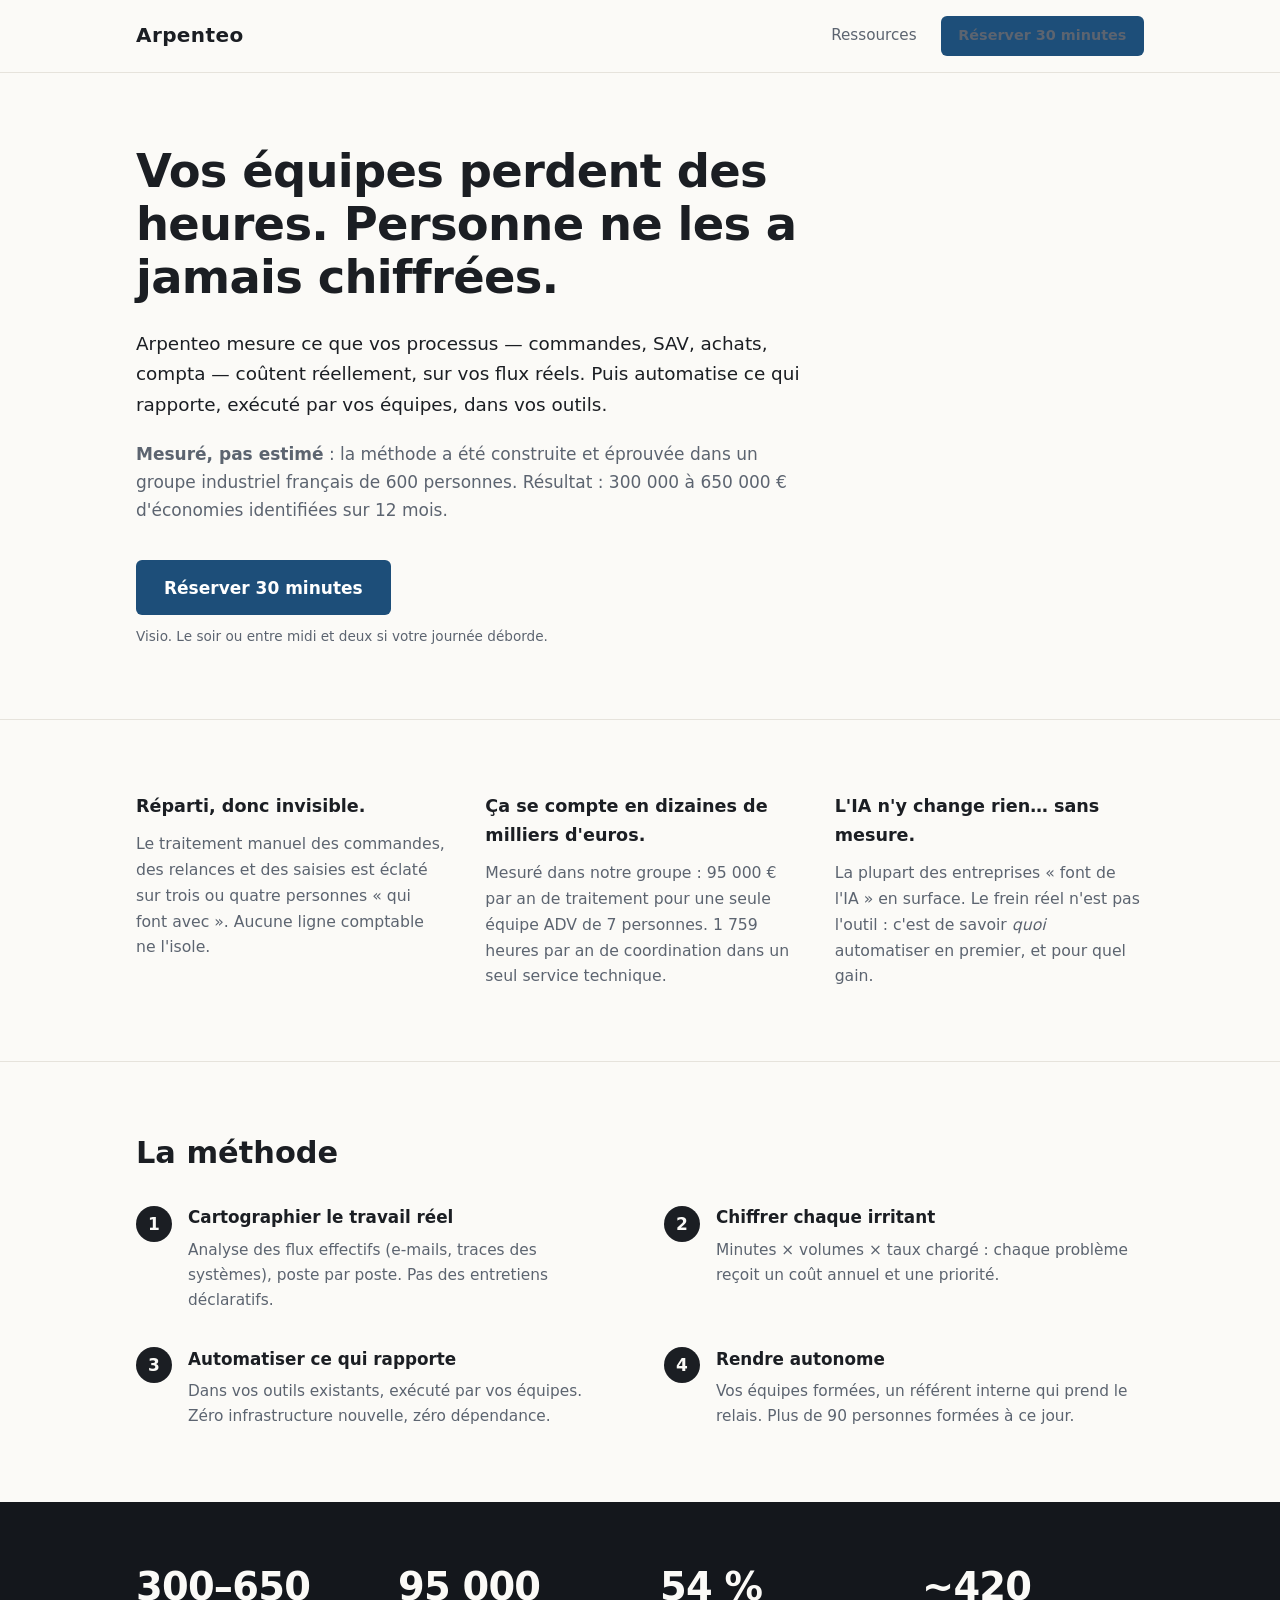
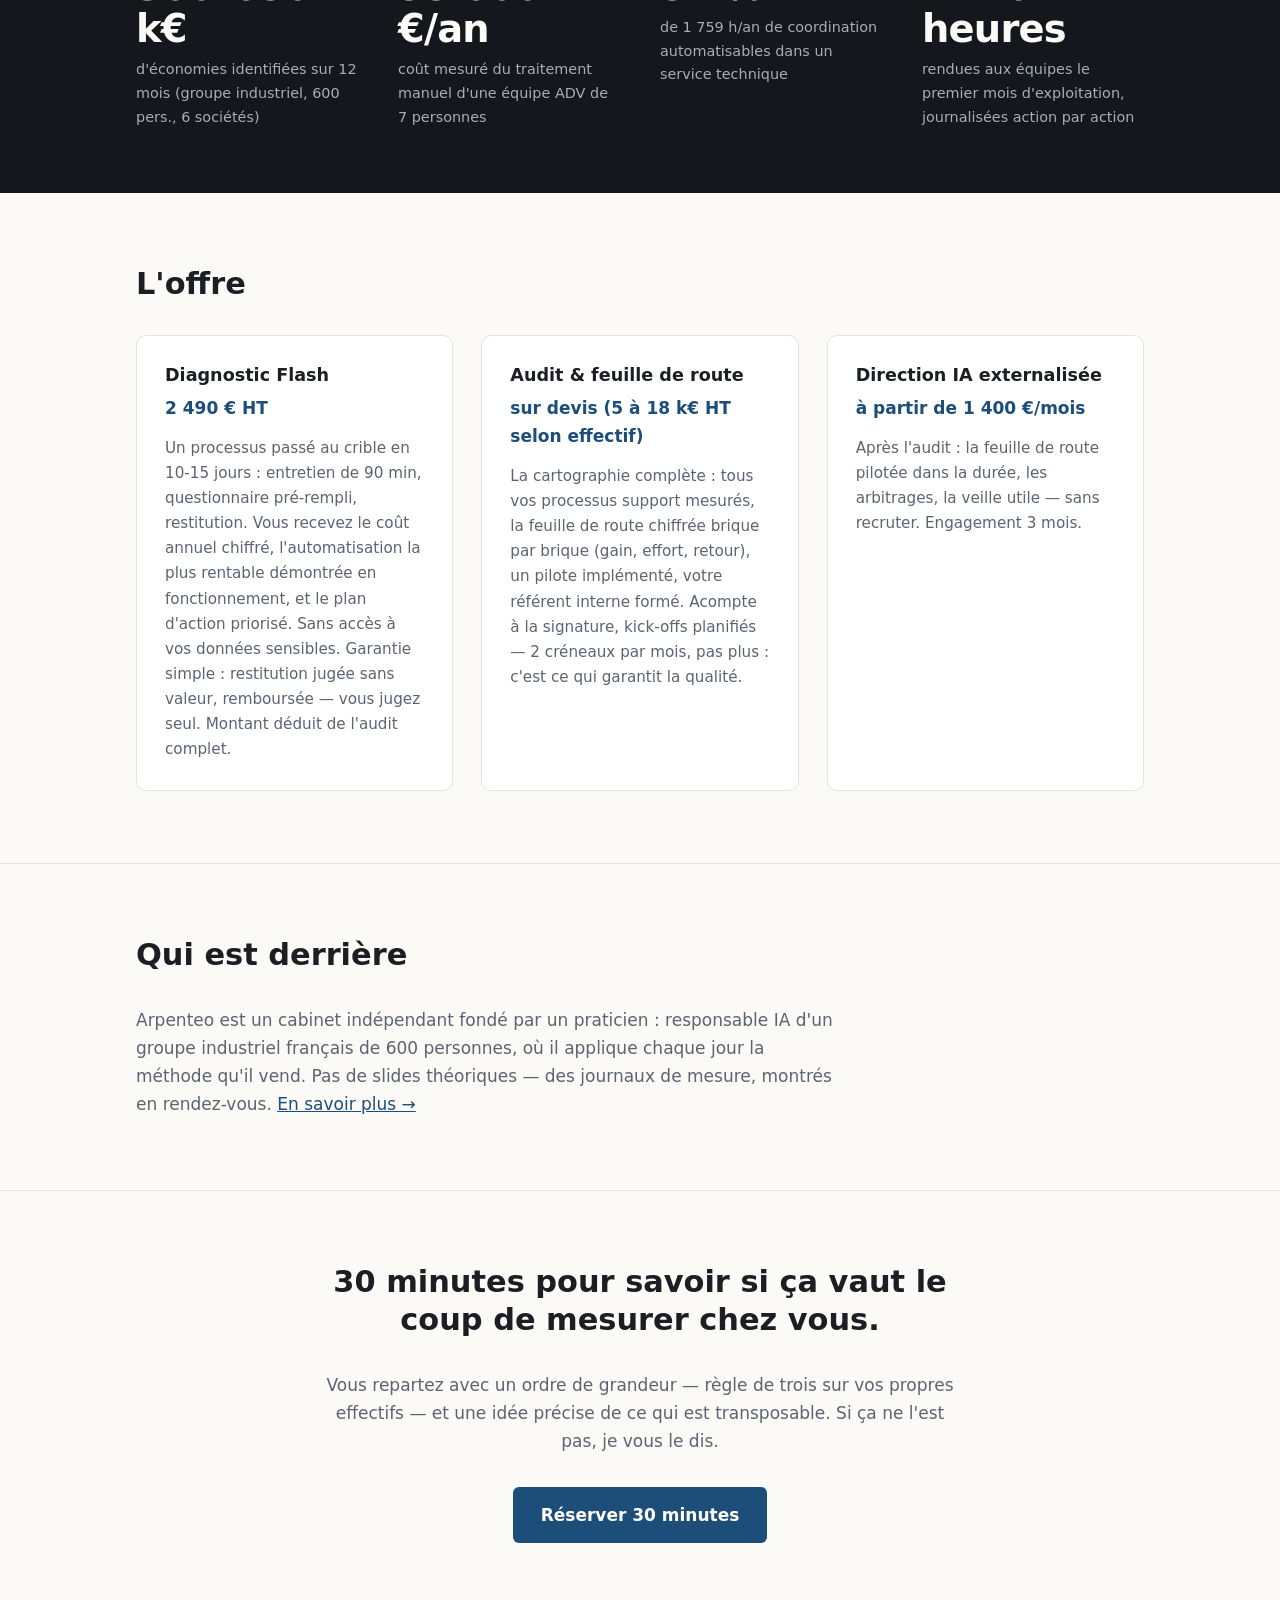
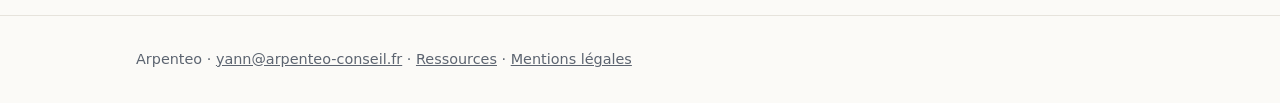
<file: index.html>
<!DOCTYPE html><html lang="fr"> <head><meta charset="utf-8"><meta name="viewport" content="width=device-width, initial-scale=1"><title>Arpenteo — Ce que vos processus coûtent vraiment, et ce que l&#39;IA peut en rendre</title><meta name="description" content="Cabinet de conseil indépendant. Nous mesurons le coût réel de vos processus (ADV, SAV, achats, compta) sur vos flux, puis nous automatisons ce qui rapporte. Méthode éprouvée dans un groupe industriel de 600 personnes : 300 à 650 k€ d'économies identifiées."><link rel="canonical" href="https://arpenteo-conseil.fr/"><link rel="icon" type="image/svg+xml" href="/favicon.svg"><meta property="og:type" content="website"><meta property="og:title" content="Arpenteo — Ce que vos processus coûtent vraiment, et ce que l'IA peut en rendre"><meta property="og:description" content="Cabinet de conseil indépendant. Nous mesurons le coût réel de vos processus (ADV, SAV, achats, compta) sur vos flux, puis nous automatisons ce qui rapporte. Méthode éprouvée dans un groupe industriel de 600 personnes : 300 à 650 k€ d'économies identifiées."><meta property="og:url" content="https://arpenteo-conseil.fr/"><meta property="og:site_name" content="Arpenteo"><meta property="og:locale" content="fr_FR"><script type="application/ld+json">{"@context":"https://schema.org","@type":"ProfessionalService","name":"Arpenteo","url":"https://arpenteo-conseil.fr","email":"yann@arpenteo-conseil.fr","description":"Cabinet de conseil indépendant. Nous mesurons le coût réel de vos processus (ADV, SAV, achats, compta) sur vos flux, puis nous automatisons ce qui rapporte. Méthode éprouvée dans un groupe industriel de 600 personnes : 300 à 650 k€ d'économies identifiées.","areaServed":"FR","founder":{"@type":"Person","name":"Yann Guével"},"priceRange":"€€"}</script><link rel="stylesheet" href="/_astro/a-propos.9GIjtDGB.css"></head> <body> <header class="site-header"> <div class="container"> <a class="brand" href="/">Arpenteo</a> <nav class="header-nav"> <a href="/ressources">Ressources</a> <a class="btn" href="mailto:yann@arpenteo-conseil.fr?subject=RDV%2030%20minutes%20%E2%80%94%20Arpenteo" style="padding: 0.5rem 1.1rem; font-size: 0.9rem;">Réserver 30 minutes</a> </nav> </div> </header> <main>    <section class="hero"> <div class="container"> <h1>Vos équipes perdent des heures. Personne ne les a jamais chiffrées.</h1> <p class="lead">
Arpenteo mesure ce que vos processus — commandes, SAV, achats, compta — coûtent
        réellement, sur vos flux réels. Puis automatise ce qui rapporte, exécuté par vos
        équipes, dans vos outils.
</p> <p class="proof"> <strong>Mesuré, pas estimé</strong> : la méthode a été construite et éprouvée dans un
        groupe industriel français de 600 personnes. Résultat : 300 000 à 650 000 €
        d'économies identifiées sur 12 mois.
</p> <div class="cta"> <a class="btn" href="mailto:yann@arpenteo-conseil.fr?subject=RDV%2030%20minutes%20%E2%80%94%20Arpenteo">Réserver 30 minutes</a> <span class="btn-note">Visio. Le soir ou entre midi et deux si votre journée déborde.</span> </div> </div> </section>  <section> <div class="container"> <div class="grid-3"> <div> <h3>Réparti, donc invisible.</h3> <p>
Le traitement manuel des commandes, des relances et des saisies est éclaté sur
            trois ou quatre personnes « qui font avec ». Aucune ligne comptable ne l'isole.
</p> </div> <div> <h3>Ça se compte en dizaines de milliers d'euros.</h3> <p>
Mesuré dans notre groupe : 95 000 € par an de traitement pour une seule équipe
            ADV de 7 personnes. 1 759 heures par an de coordination dans un seul service
            technique.
</p> </div> <div> <h3>L'IA n'y change rien… sans mesure.</h3> <p>
La plupart des entreprises « font de l'IA » en surface. Le frein réel n'est pas
            l'outil : c'est de savoir <em>quoi</em> automatiser en premier, et pour quel gain.
</p> </div> </div> </div> </section>  <section> <div class="container"> <h2>La méthode</h2> <ol class="steps"> <li> <h3>Cartographier le travail réel</h3> <p>
Analyse des flux effectifs (e-mails, traces des systèmes), poste par poste. Pas
            des entretiens déclaratifs.
</p> </li> <li> <h3>Chiffrer chaque irritant</h3> <p>
Minutes × volumes × taux chargé : chaque problème reçoit un coût annuel et une
            priorité.
</p> </li> <li> <h3>Automatiser ce qui rapporte</h3> <p>
Dans vos outils existants, exécuté par vos équipes. Zéro infrastructure nouvelle,
            zéro dépendance.
</p> </li> <li> <h3>Rendre autonome</h3> <p>
Vos équipes formées, un référent interne qui prend le relais. Plus de 90 personnes
            formées à ce jour.
</p> </li> </ol> </div> </section>  <div class="band"> <div class="container"> <div class="grid-4"> <div> <div class="figure">300–650 k€</div> <div class="caption">
d'économies identifiées sur 12 mois (groupe industriel, 600 pers., 6 sociétés)
</div> </div> <div> <div class="figure">95 000 €/an</div> <div class="caption">
coût mesuré du traitement manuel d'une équipe ADV de 7 personnes
</div> </div> <div> <div class="figure">54 %</div> <div class="caption">
de 1 759 h/an de coordination automatisables dans un service technique
</div> </div> <div> <div class="figure">~420 heures</div> <div class="caption">
rendues aux équipes le premier mois d'exploitation, journalisées action par action
</div> </div> </div> </div> </div>  <section> <div class="container"> <h2>L'offre</h2> <div class="cards"> <div class="card"> <h3>Diagnostic Flash</h3> <div class="price">2 490 € HT</div> <p>
Un processus passé au crible en 10-15 jours : entretien de 90 min, questionnaire
            pré-rempli, restitution. Vous recevez le coût annuel chiffré, l'automatisation la
            plus rentable démontrée en fonctionnement, et le plan d'action priorisé. Sans
            accès à vos données sensibles. Garantie simple : restitution jugée sans valeur,
            remboursée — vous jugez seul. Montant déduit de l'audit complet.
</p> </div> <div class="card"> <h3>Audit &amp; feuille de route</h3> <div class="price">sur devis (5 à 18 k€ HT selon effectif)</div> <p>
La cartographie complète : tous vos processus support mesurés, la feuille de route
            chiffrée brique par brique (gain, effort, retour), un pilote implémenté, votre
            référent interne formé. Acompte à la signature, kick-offs planifiés — 2 créneaux
            par mois, pas plus : c'est ce qui garantit la qualité.
</p> </div> <div class="card"> <h3>Direction IA externalisée</h3> <div class="price">à partir de 1 400 €/mois</div> <p>
Après l'audit : la feuille de route pilotée dans la durée, les arbitrages, la
            veille utile — sans recruter. Engagement 3 mois.
</p> </div> </div> </div> </section>  <section class="founder"> <div class="container"> <h2>Qui est derrière</h2> <p>
Arpenteo est un cabinet indépendant fondé par un praticien : responsable IA d'un
        groupe industriel français de 600 personnes, où il applique chaque jour la méthode
        qu'il vend. Pas de slides théoriques — des journaux de mesure, montrés en rendez-vous.
<a href="/a-propos">En savoir plus →</a> </p> </div> </section>  <section class="final-cta"> <div class="container"> <h2>30 minutes pour savoir si ça vaut le coup de mesurer chez vous.</h2> <p>
Vous repartez avec un ordre de grandeur — règle de trois sur vos propres effectifs —
        et une idée précise de ce qui est transposable. Si ça ne l'est pas, je vous le dis.
</p> <a class="btn" href="mailto:yann@arpenteo-conseil.fr?subject=RDV%2030%20minutes%20%E2%80%94%20Arpenteo">Réserver 30 minutes</a> </div> </section>  </main> <footer class="site-footer"> <div class="container">
Arpenteo · <a href="mailto:yann@arpenteo-conseil.fr">yann@arpenteo-conseil.fr</a> ·
<a href="/ressources">Ressources</a> ·
<a href="/mentions-legales">Mentions légales</a> </div> </footer> </body></html>
</file>
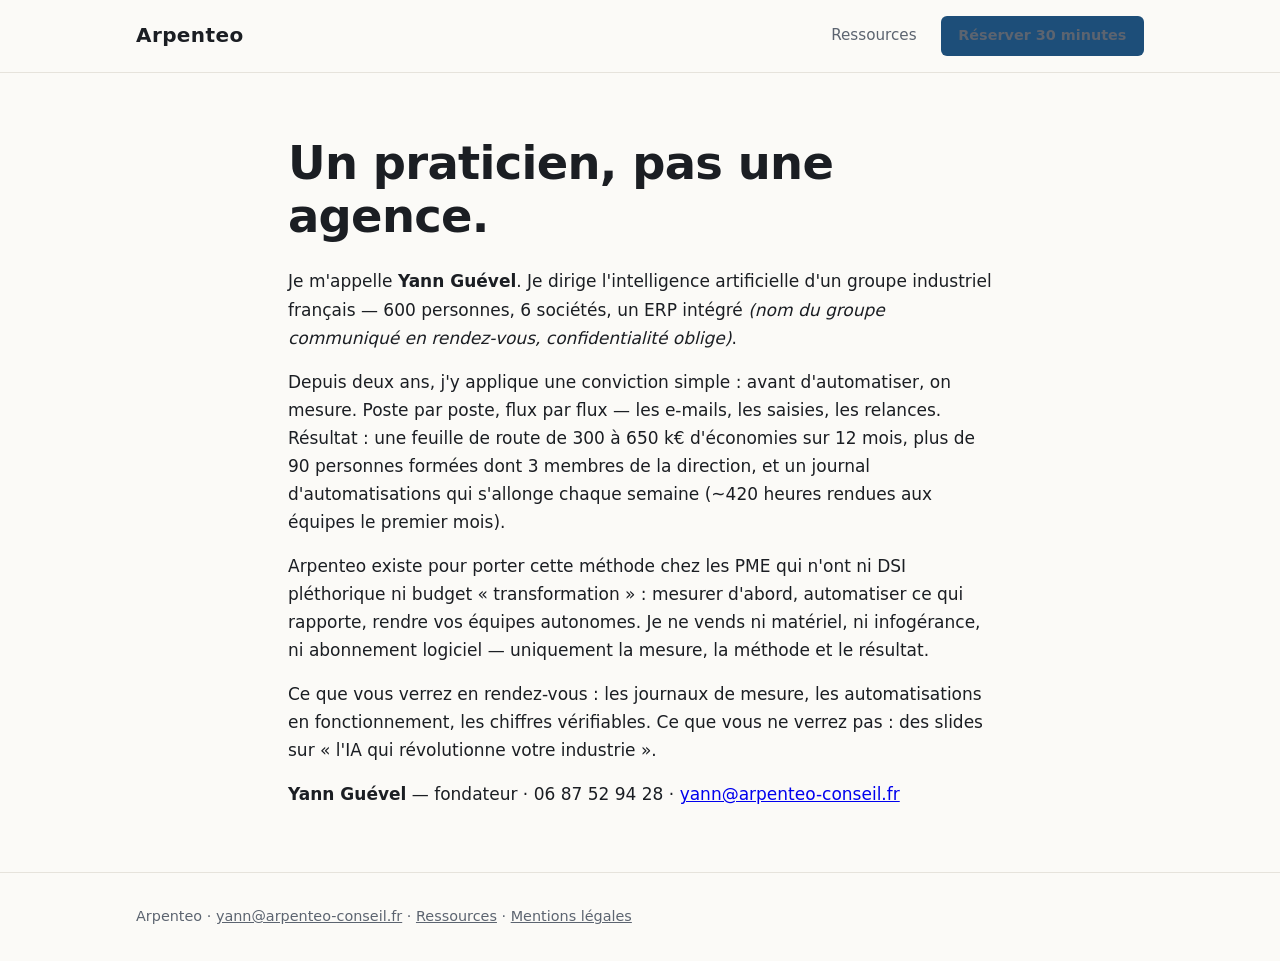
<file: a-propos.html>
<!DOCTYPE html><html lang="fr"> <head><meta charset="utf-8"><meta name="viewport" content="width=device-width, initial-scale=1"><title>À propos — Arpenteo</title><meta name="description" content="Un praticien, pas une agence."><meta name="robots" content="noindex, nofollow"><link rel="canonical" href="https://arpenteo-conseil.fr/a-propos.html"><link rel="icon" type="image/svg+xml" href="/favicon.svg"><meta property="og:type" content="website"><meta property="og:title" content="À propos — Arpenteo"><meta property="og:description" content="Un praticien, pas une agence."><meta property="og:url" content="https://arpenteo-conseil.fr/a-propos.html"><meta property="og:site_name" content="Arpenteo"><meta property="og:locale" content="fr_FR"><link rel="stylesheet" href="/_astro/a-propos.9GIjtDGB.css"></head> <body> <header class="site-header"> <div class="container"> <a class="brand" href="/">Arpenteo</a> <nav class="header-nav"> <a href="/ressources">Ressources</a> <a class="btn" href="mailto:yann@arpenteo-conseil.fr?subject=RDV%2030%20minutes%20%E2%80%94%20Arpenteo" style="padding: 0.5rem 1.1rem; font-size: 0.9rem;">Réserver 30 minutes</a> </nav> </div> </header> <main>  <div class="page container page-narrow"> <h1>Un praticien, pas une agence.</h1> <p>
Je m'appelle <strong>Yann Guével</strong>. Je dirige l'intelligence artificielle d'un
      groupe industriel français — 600 personnes, 6 sociétés, un ERP intégré
<em>(nom du groupe communiqué en rendez-vous, confidentialité oblige)</em>.
</p> <p>
Depuis deux ans, j'y applique une conviction simple : avant d'automatiser, on mesure.
      Poste par poste, flux par flux — les e-mails, les saisies, les relances. Résultat : une
      feuille de route de 300 à 650 k€ d'économies sur 12 mois, plus de 90 personnes formées
      dont 3 membres de la direction, et un journal d'automatisations qui s'allonge chaque
      semaine (~420 heures rendues aux équipes le premier mois).
</p> <p>
Arpenteo existe pour porter cette méthode chez les PME qui n'ont ni DSI pléthorique ni
      budget « transformation » : mesurer d'abord, automatiser ce qui rapporte, rendre vos
      équipes autonomes. Je ne vends ni matériel, ni infogérance, ni abonnement logiciel —
      uniquement la mesure, la méthode et le résultat.
</p> <p>
Ce que vous verrez en rendez-vous : les journaux de mesure, les automatisations en
      fonctionnement, les chiffres vérifiables. Ce que vous ne verrez pas : des slides sur
      « l'IA qui révolutionne votre industrie ».
</p> <p> <strong>Yann Guével</strong> — fondateur · 06 87 52 94 28 ·
<a href="mailto:yann@arpenteo-conseil.fr">yann@arpenteo-conseil.fr</a> </p> </div>  </main> <footer class="site-footer"> <div class="container">
Arpenteo · <a href="mailto:yann@arpenteo-conseil.fr">yann@arpenteo-conseil.fr</a> ·
<a href="/ressources">Ressources</a> ·
<a href="/mentions-legales">Mentions légales</a> </div> </footer> </body></html>
</file>
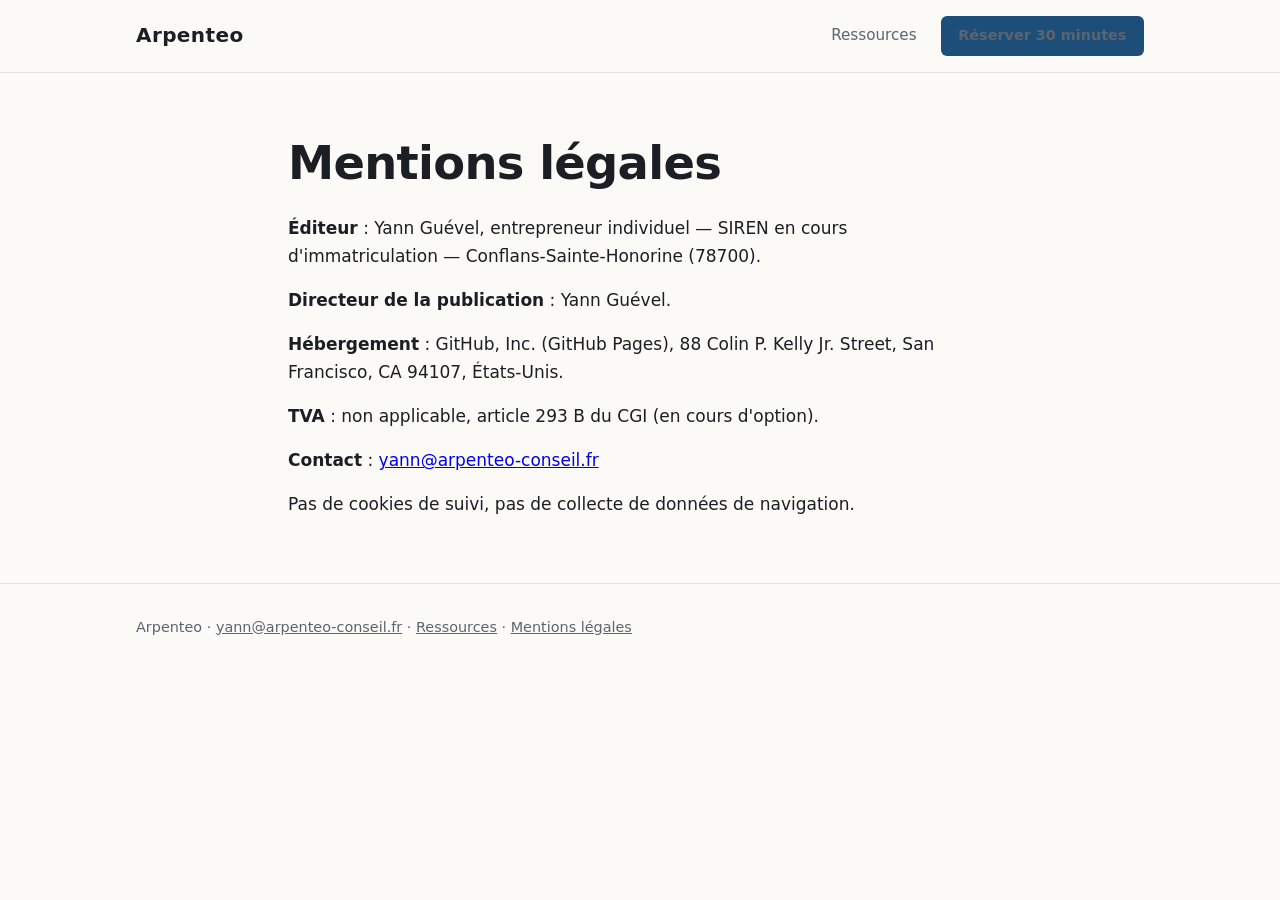
<file: mentions-legales.html>
<!DOCTYPE html><html lang="fr"> <head><meta charset="utf-8"><meta name="viewport" content="width=device-width, initial-scale=1"><title>Mentions légales — Arpenteo</title><meta name="description" content="Mentions légales du site arpenteo-conseil.fr"><meta name="robots" content="noindex, nofollow"><link rel="canonical" href="https://arpenteo-conseil.fr/mentions-legales.html"><link rel="icon" type="image/svg+xml" href="/favicon.svg"><meta property="og:type" content="website"><meta property="og:title" content="Mentions légales — Arpenteo"><meta property="og:description" content="Mentions légales du site arpenteo-conseil.fr"><meta property="og:url" content="https://arpenteo-conseil.fr/mentions-legales.html"><meta property="og:site_name" content="Arpenteo"><meta property="og:locale" content="fr_FR"><link rel="stylesheet" href="/_astro/a-propos.9GIjtDGB.css"></head> <body> <header class="site-header"> <div class="container"> <a class="brand" href="/">Arpenteo</a> <nav class="header-nav"> <a href="/ressources">Ressources</a> <a class="btn" href="mailto:yann@arpenteo-conseil.fr?subject=RDV%2030%20minutes%20%E2%80%94%20Arpenteo" style="padding: 0.5rem 1.1rem; font-size: 0.9rem;">Réserver 30 minutes</a> </nav> </div> </header> <main>  <div class="page container page-narrow"> <h1>Mentions légales</h1> <p> <strong>Éditeur</strong> : Yann Guével, entrepreneur individuel — SIREN en cours
      d'immatriculation — Conflans-Sainte-Honorine (78700).
</p> <p><strong>Directeur de la publication</strong> : Yann Guével.</p> <p> <strong>Hébergement</strong> : GitHub, Inc. (GitHub Pages), 88 Colin P. Kelly Jr.
      Street, San Francisco, CA 94107, États-Unis.
</p> <p><strong>TVA</strong> : non applicable, article 293 B du CGI (en cours d'option).</p> <p> <strong>Contact</strong> : <a href="mailto:yann@arpenteo-conseil.fr">yann@arpenteo-conseil.fr</a> </p> <p>Pas de cookies de suivi, pas de collecte de données de navigation.</p> </div>  </main> <footer class="site-footer"> <div class="container">
Arpenteo · <a href="mailto:yann@arpenteo-conseil.fr">yann@arpenteo-conseil.fr</a> ·
<a href="/ressources">Ressources</a> ·
<a href="/mentions-legales">Mentions légales</a> </div> </footer> </body></html>
</file>
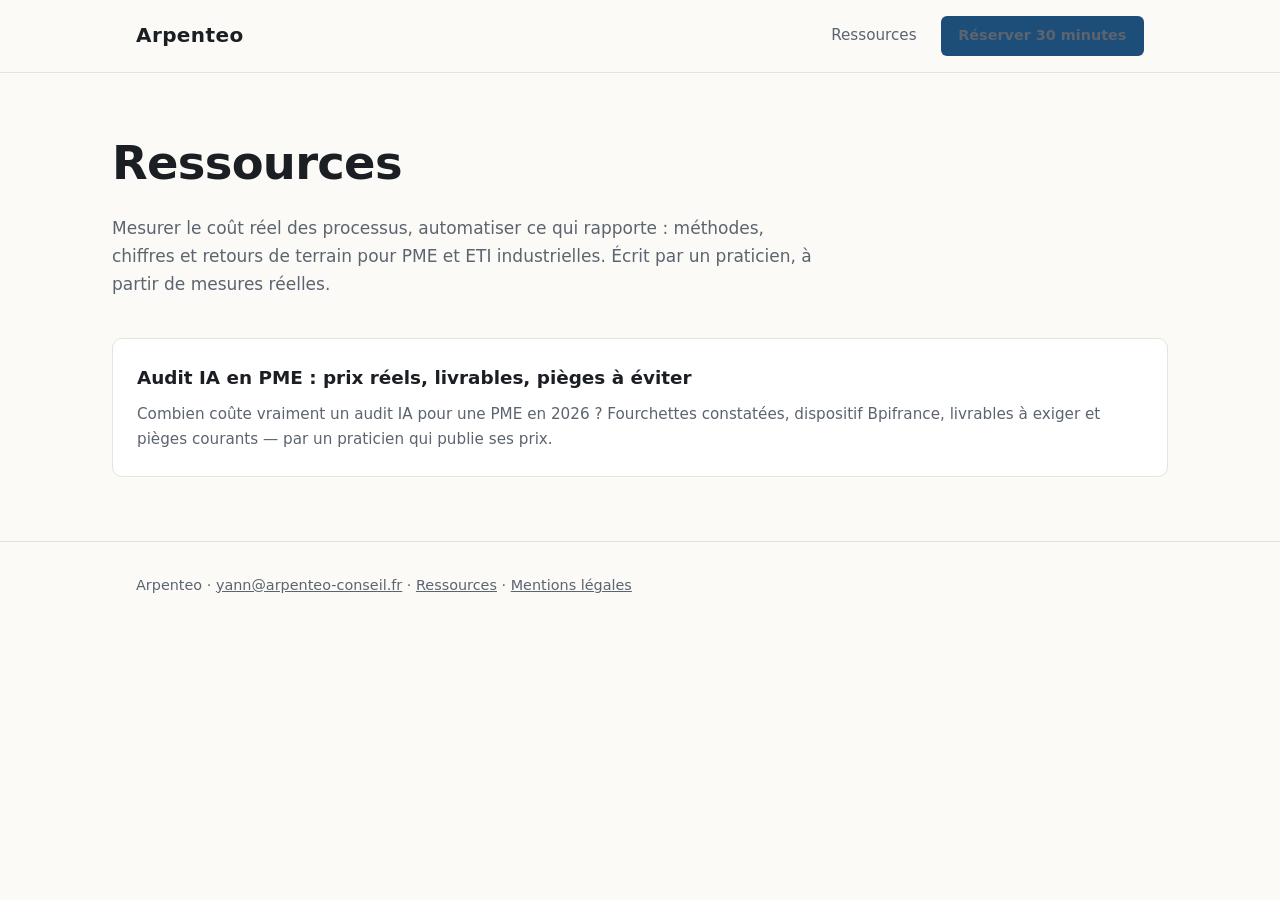
<file: ressources.html>
<!DOCTYPE html><html lang="fr"> <head><meta charset="utf-8"><meta name="viewport" content="width=device-width, initial-scale=1"><title>Ressources — Arpenteo</title><meta name="description" content="Mesurer le coût réel des processus, automatiser ce qui rapporte : méthodes, chiffres et retours de terrain pour PME et ETI industrielles."><meta name="robots" content="noindex, nofollow"><link rel="canonical" href="https://arpenteo-conseil.fr/ressources.html"><link rel="icon" type="image/svg+xml" href="/favicon.svg"><meta property="og:type" content="website"><meta property="og:title" content="Ressources — Arpenteo"><meta property="og:description" content="Mesurer le coût réel des processus, automatiser ce qui rapporte : méthodes, chiffres et retours de terrain pour PME et ETI industrielles."><meta property="og:url" content="https://arpenteo-conseil.fr/ressources.html"><meta property="og:site_name" content="Arpenteo"><meta property="og:locale" content="fr_FR"><link rel="stylesheet" href="/_astro/a-propos.9GIjtDGB.css"></head> <body> <header class="site-header"> <div class="container"> <a class="brand" href="/">Arpenteo</a> <nav class="header-nav"> <a href="/ressources">Ressources</a> <a class="btn" href="mailto:yann@arpenteo-conseil.fr?subject=RDV%2030%20minutes%20%E2%80%94%20Arpenteo" style="padding: 0.5rem 1.1rem; font-size: 0.9rem;">Réserver 30 minutes</a> </nav> </div> </header> <main>  <div class="page container"> <h1>Ressources</h1> <p style="max-width: 44rem; color: var(--muted); margin-top: 1rem;">
Mesurer le coût réel des processus, automatiser ce qui rapporte : méthodes, chiffres et
      retours de terrain pour PME et ETI industrielles. Écrit par un praticien, à partir de
      mesures réelles.
</p> <ul class="resource-list"> <li> <a href="/ressources/audit-ia-pme-prix-livrables">Audit IA en PME : prix réels, livrables, pièges à éviter</a> <p>Combien coûte vraiment un audit IA pour une PME en 2026 ? Fourchettes constatées, dispositif Bpifrance, livrables à exiger et pièges courants — par un praticien qui publie ses prix.</p> </li> </ul> </div>  </main> <footer class="site-footer"> <div class="container">
Arpenteo · <a href="mailto:yann@arpenteo-conseil.fr">yann@arpenteo-conseil.fr</a> ·
<a href="/ressources">Ressources</a> ·
<a href="/mentions-legales">Mentions légales</a> </div> </footer> </body></html>
</file>
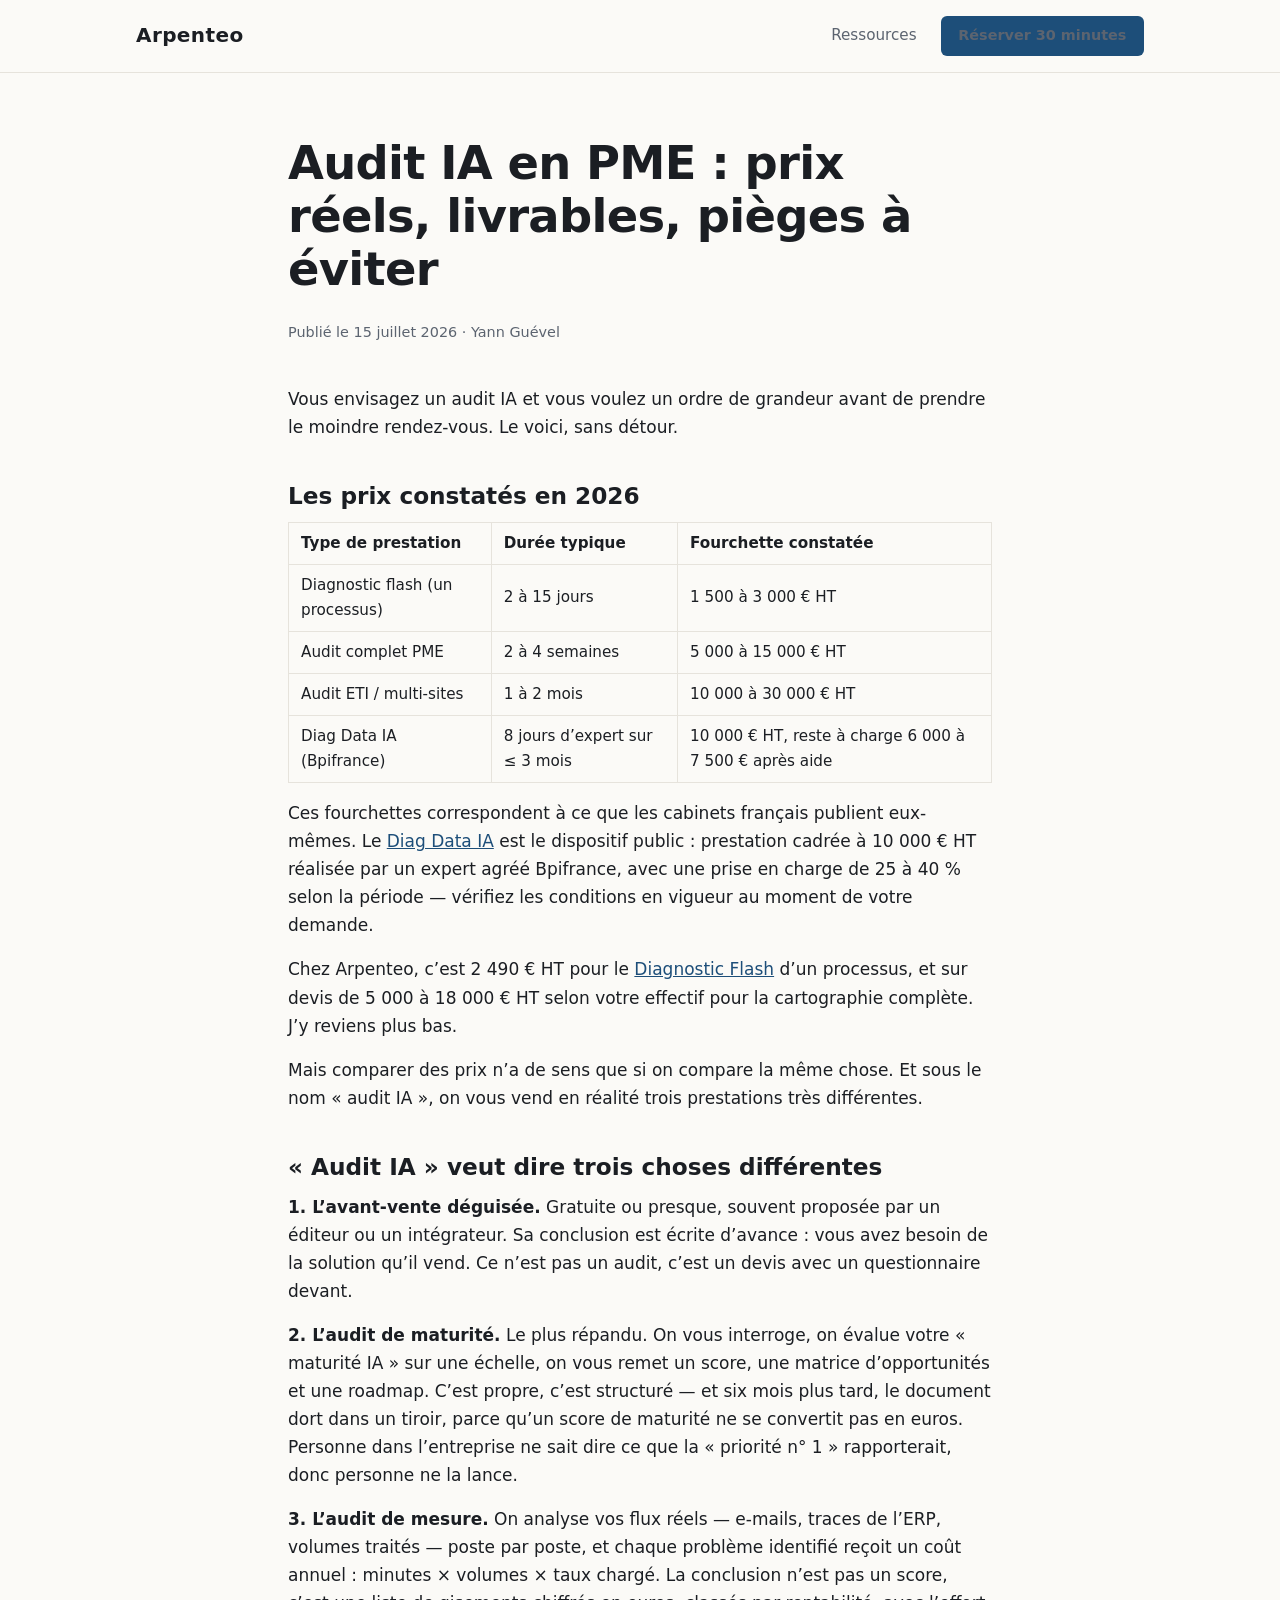
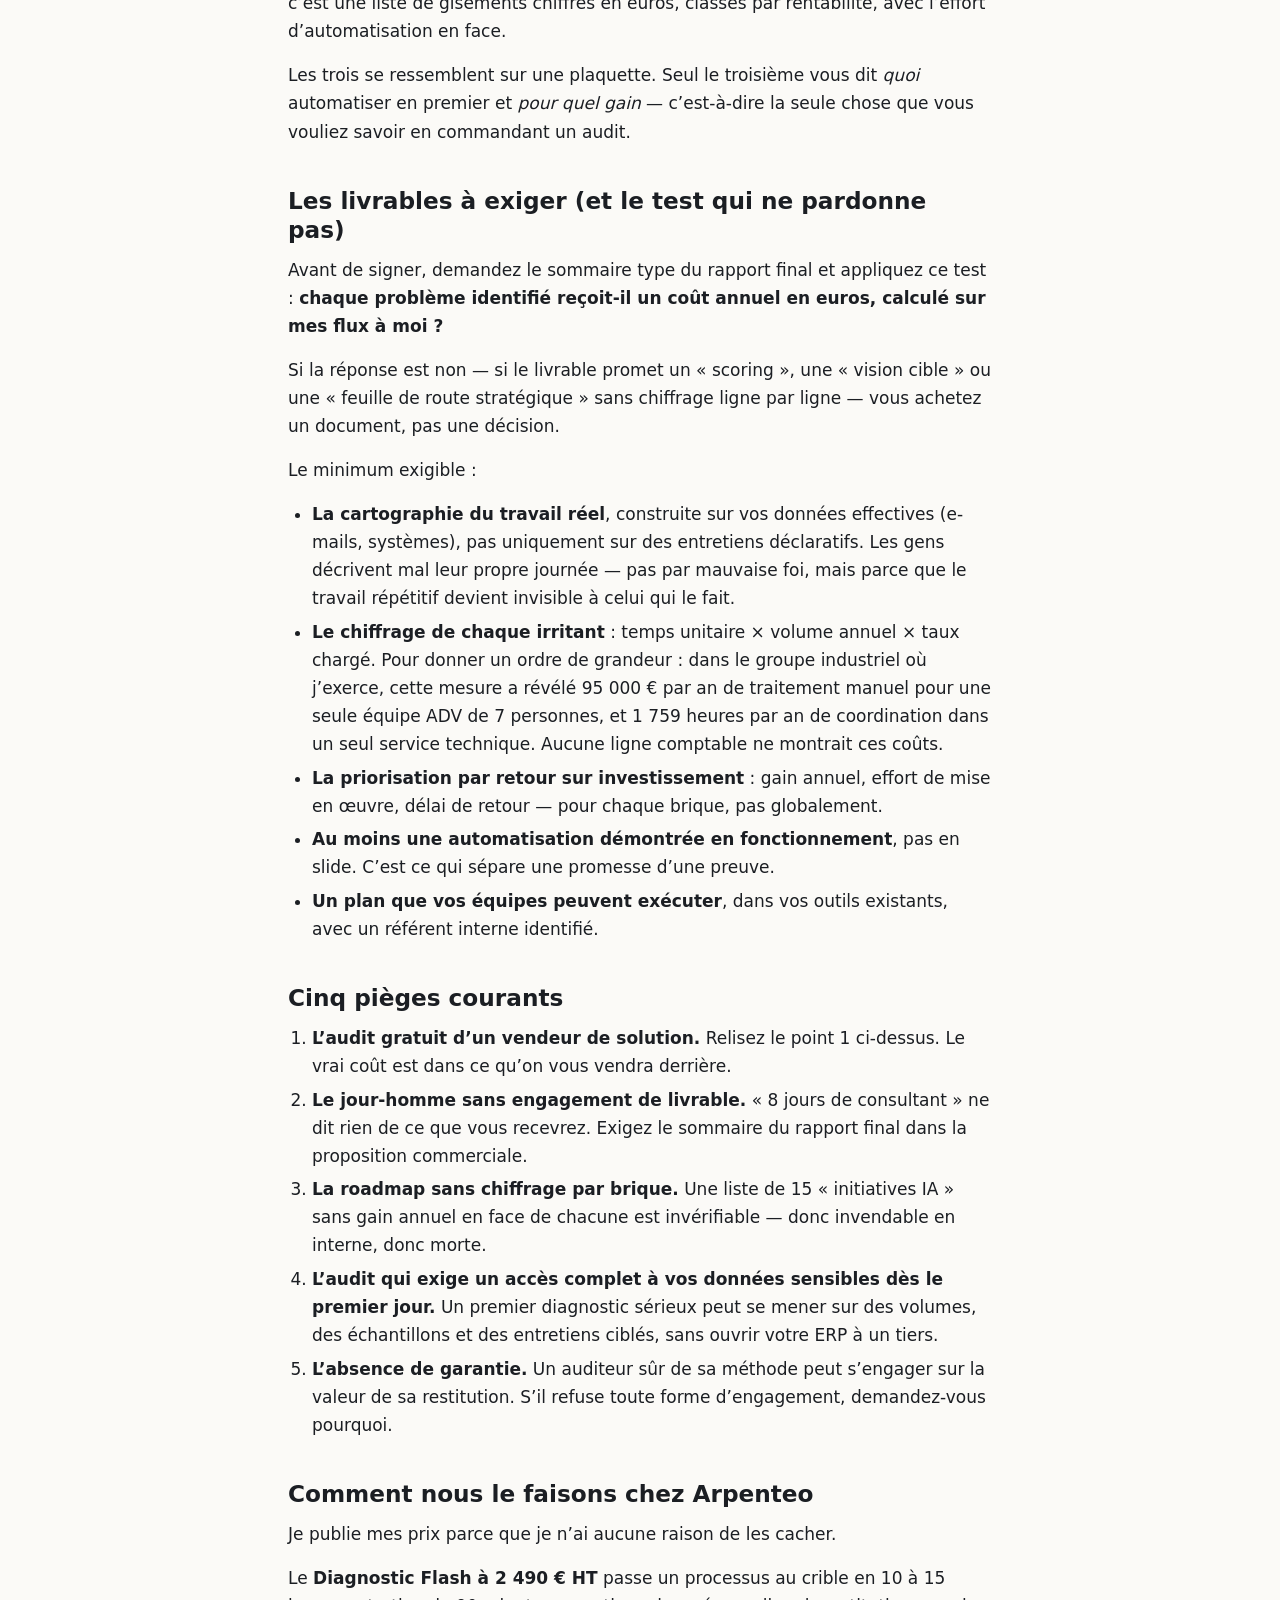
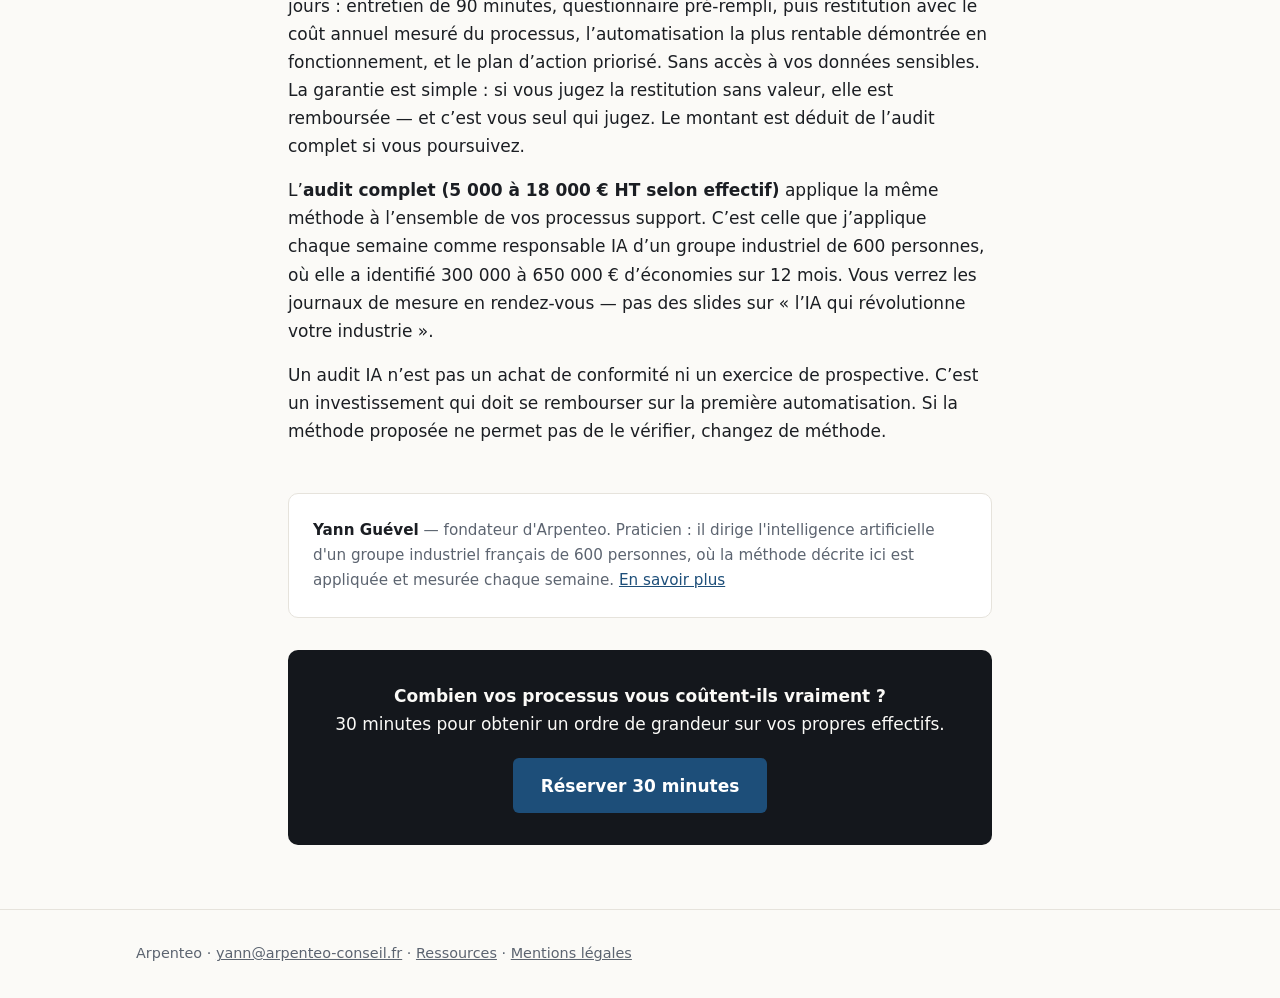
<file: ressources/audit-ia-pme-prix-livrables.html>
<!DOCTYPE html><html lang="fr"> <head><meta charset="utf-8"><meta name="viewport" content="width=device-width, initial-scale=1"><title>Audit IA en PME : prix réels, livrables, pièges à éviter — Arpenteo</title><meta name="description" content="Combien coûte vraiment un audit IA pour une PME en 2026 ? Fourchettes constatées, dispositif Bpifrance, livrables à exiger et pièges courants — par un praticien qui publie ses prix."><link rel="canonical" href="https://arpenteo-conseil.fr/ressources/audit-ia-pme-prix-livrables.html"><link rel="icon" type="image/svg+xml" href="/favicon.svg"><meta property="og:type" content="website"><meta property="og:title" content="Audit IA en PME : prix réels, livrables, pièges à éviter — Arpenteo"><meta property="og:description" content="Combien coûte vraiment un audit IA pour une PME en 2026 ? Fourchettes constatées, dispositif Bpifrance, livrables à exiger et pièges courants — par un praticien qui publie ses prix."><meta property="og:url" content="https://arpenteo-conseil.fr/ressources/audit-ia-pme-prix-livrables.html"><meta property="og:site_name" content="Arpenteo"><meta property="og:locale" content="fr_FR"><script type="application/ld+json">{"@context":"https://schema.org","@type":"Article","headline":"Audit IA en PME : prix réels, livrables, pièges à éviter","description":"Combien coûte vraiment un audit IA pour une PME en 2026 ? Fourchettes constatées, dispositif Bpifrance, livrables à exiger et pièges courants — par un praticien qui publie ses prix.","datePublished":"2026-07-15T00:00:00.000Z","author":{"@type":"Person","name":"Yann Guével"},"publisher":{"@type":"Organization","name":"Arpenteo","url":"https://arpenteo-conseil.fr"},"mainEntityOfPage":"https://arpenteo-conseil.fr/ressources/audit-ia-pme-prix-livrables"}</script><link rel="stylesheet" href="/_astro/a-propos.9GIjtDGB.css"></head> <body> <header class="site-header"> <div class="container"> <a class="brand" href="/">Arpenteo</a> <nav class="header-nav"> <a href="/ressources">Ressources</a> <a class="btn" href="mailto:yann@arpenteo-conseil.fr?subject=RDV%2030%20minutes%20%E2%80%94%20Arpenteo" style="padding: 0.5rem 1.1rem; font-size: 0.9rem;">Réserver 30 minutes</a> </nav> </div> </header> <main>   <div class="page container page-narrow"> <article> <h1>Audit IA en PME : prix réels, livrables, pièges à éviter</h1> <p class="article-meta">
Publié le 15 juillet 2026 
· Yann Guével
</p> <div class="prose"> <p>Vous envisagez un audit IA et vous voulez un ordre de grandeur avant de prendre le moindre rendez-vous. Le voici, sans détour.</p>
<h2 id="les-prix-constatés-en-2026">Les prix constatés en 2026</h2>






























<table><thead><tr><th>Type de prestation</th><th>Durée typique</th><th>Fourchette constatée</th></tr></thead><tbody><tr><td>Diagnostic flash (un processus)</td><td>2 à 15 jours</td><td>1 500 à 3 000 € HT</td></tr><tr><td>Audit complet PME</td><td>2 à 4 semaines</td><td>5 000 à 15 000 € HT</td></tr><tr><td>Audit ETI / multi-sites</td><td>1 à 2 mois</td><td>10 000 à 30 000 € HT</td></tr><tr><td>Diag Data IA (Bpifrance)</td><td>8 jours d’expert sur ≤ 3 mois</td><td>10 000 € HT, reste à charge 6 000 à 7 500 € après aide</td></tr></tbody></table>
<p>Ces fourchettes correspondent à ce que les cabinets français publient eux-mêmes. Le <a href="https://www.francenum.gouv.fr/aides-financieres/diag-data-ia">Diag Data IA</a> est le dispositif public : prestation cadrée à 10 000 € HT réalisée par un expert agréé Bpifrance, avec une prise en charge de 25 à 40 % selon la période — vérifiez les conditions en vigueur au moment de votre demande.</p>
<p>Chez Arpenteo, c’est 2 490 € HT pour le <a href="/">Diagnostic Flash</a> d’un processus, et sur devis de 5 000 à 18 000 € HT selon votre effectif pour la cartographie complète. J’y reviens plus bas.</p>
<p>Mais comparer des prix n’a de sens que si on compare la même chose. Et sous le nom « audit IA », on vous vend en réalité trois prestations très différentes.</p>
<h2 id="-audit-ia--veut-dire-trois-choses-différentes">« Audit IA » veut dire trois choses différentes</h2>
<p><strong>1. L’avant-vente déguisée.</strong> Gratuite ou presque, souvent proposée par un éditeur ou un intégrateur. Sa conclusion est écrite d’avance : vous avez besoin de la solution qu’il vend. Ce n’est pas un audit, c’est un devis avec un questionnaire devant.</p>
<p><strong>2. L’audit de maturité.</strong> Le plus répandu. On vous interroge, on évalue votre « maturité IA » sur une échelle, on vous remet un score, une matrice d’opportunités et une roadmap. C’est propre, c’est structuré — et six mois plus tard, le document dort dans un tiroir, parce qu’un score de maturité ne se convertit pas en euros. Personne dans l’entreprise ne sait dire ce que la « priorité n° 1 » rapporterait, donc personne ne la lance.</p>
<p><strong>3. L’audit de mesure.</strong> On analyse vos flux réels — e-mails, traces de l’ERP, volumes traités — poste par poste, et chaque problème identifié reçoit un coût annuel : minutes × volumes × taux chargé. La conclusion n’est pas un score, c’est une liste de gisements chiffrés en euros, classés par rentabilité, avec l’effort d’automatisation en face.</p>
<p>Les trois se ressemblent sur une plaquette. Seul le troisième vous dit <em>quoi</em> automatiser en premier et <em>pour quel gain</em> — c’est-à-dire la seule chose que vous vouliez savoir en commandant un audit.</p>
<h2 id="les-livrables-à-exiger-et-le-test-qui-ne-pardonne-pas">Les livrables à exiger (et le test qui ne pardonne pas)</h2>
<p>Avant de signer, demandez le sommaire type du rapport final et appliquez ce test : <strong>chaque problème identifié reçoit-il un coût annuel en euros, calculé sur mes flux à moi ?</strong></p>
<p>Si la réponse est non — si le livrable promet un « scoring », une « vision cible » ou une « feuille de route stratégique » sans chiffrage ligne par ligne — vous achetez un document, pas une décision.</p>
<p>Le minimum exigible :</p>
<ul>
<li><strong>La cartographie du travail réel</strong>, construite sur vos données effectives (e-mails, systèmes), pas uniquement sur des entretiens déclaratifs. Les gens décrivent mal leur propre journée — pas par mauvaise foi, mais parce que le travail répétitif devient invisible à celui qui le fait.</li>
<li><strong>Le chiffrage de chaque irritant</strong> : temps unitaire × volume annuel × taux chargé. Pour donner un ordre de grandeur : dans le groupe industriel où j’exerce, cette mesure a révélé 95 000 € par an de traitement manuel pour une seule équipe ADV de 7 personnes, et 1 759 heures par an de coordination dans un seul service technique. Aucune ligne comptable ne montrait ces coûts.</li>
<li><strong>La priorisation par retour sur investissement</strong> : gain annuel, effort de mise en œuvre, délai de retour — pour chaque brique, pas globalement.</li>
<li><strong>Au moins une automatisation démontrée en fonctionnement</strong>, pas en slide. C’est ce qui sépare une promesse d’une preuve.</li>
<li><strong>Un plan que vos équipes peuvent exécuter</strong>, dans vos outils existants, avec un référent interne identifié.</li>
</ul>
<h2 id="cinq-pièges-courants">Cinq pièges courants</h2>
<ol>
<li><strong>L’audit gratuit d’un vendeur de solution.</strong> Relisez le point 1 ci-dessus. Le vrai coût est dans ce qu’on vous vendra derrière.</li>
<li><strong>Le jour-homme sans engagement de livrable.</strong> « 8 jours de consultant » ne dit rien de ce que vous recevrez. Exigez le sommaire du rapport final dans la proposition commerciale.</li>
<li><strong>La roadmap sans chiffrage par brique.</strong> Une liste de 15 « initiatives IA » sans gain annuel en face de chacune est invérifiable — donc invendable en interne, donc morte.</li>
<li><strong>L’audit qui exige un accès complet à vos données sensibles dès le premier jour.</strong> Un premier diagnostic sérieux peut se mener sur des volumes, des échantillons et des entretiens ciblés, sans ouvrir votre ERP à un tiers.</li>
<li><strong>L’absence de garantie.</strong> Un auditeur sûr de sa méthode peut s’engager sur la valeur de sa restitution. S’il refuse toute forme d’engagement, demandez-vous pourquoi.</li>
</ol>
<h2 id="comment-nous-le-faisons-chez-arpenteo">Comment nous le faisons chez Arpenteo</h2>
<p>Je publie mes prix parce que je n’ai aucune raison de les cacher.</p>
<p>Le <strong>Diagnostic Flash à 2 490 € HT</strong> passe un processus au crible en 10 à 15 jours : entretien de 90 minutes, questionnaire pré-rempli, puis restitution avec le coût annuel mesuré du processus, l’automatisation la plus rentable démontrée en fonctionnement, et le plan d’action priorisé. Sans accès à vos données sensibles. La garantie est simple : si vous jugez la restitution sans valeur, elle est remboursée — et c’est vous seul qui jugez. Le montant est déduit de l’audit complet si vous poursuivez.</p>
<p>L’<strong>audit complet (5 000 à 18 000 € HT selon effectif)</strong> applique la même méthode à l’ensemble de vos processus support. C’est celle que j’applique chaque semaine comme responsable IA d’un groupe industriel de 600 personnes, où elle a identifié 300 000 à 650 000 € d’économies sur 12 mois. Vous verrez les journaux de mesure en rendez-vous — pas des slides sur « l’IA qui révolutionne votre industrie ».</p>
<p>Un audit IA n’est pas un achat de conformité ni un exercice de prospective. C’est un investissement qui doit se rembourser sur la première automatisation. Si la méthode proposée ne permet pas de le vérifier, changez de méthode.</p> </div> </article> <div class="author-box"> <strong>Yann Guével</strong> — fondateur d'Arpenteo. Praticien : il dirige
      l'intelligence artificielle d'un groupe industriel français de 600 personnes, où la
      méthode décrite ici est appliquée et mesurée chaque semaine.
<a href="/a-propos" style="color: var(--accent);">En savoir plus</a> </div> <div class="article-cta"> <p> <strong>Combien vos processus vous coûtent-ils vraiment ?</strong><br>
30 minutes pour obtenir un ordre de grandeur sur vos propres effectifs.
</p> <a class="btn" href="mailto:yann@arpenteo-conseil.fr?subject=RDV%2030%20minutes%20%E2%80%94%20Arpenteo">Réserver 30 minutes</a> </div> </div>  </main> <footer class="site-footer"> <div class="container">
Arpenteo · <a href="mailto:yann@arpenteo-conseil.fr">yann@arpenteo-conseil.fr</a> ·
<a href="/ressources">Ressources</a> ·
<a href="/mentions-legales">Mentions légales</a> </div> </footer> </body></html>
</file>
<file: _astro/a-propos.9GIjtDGB.css>
:root{--ink: #1b1e23;--paper: #fbfaf7;--muted: #5c6470;--accent: #1d4e79;--accent-dark: #143a5c;--line: #e6e3dc;--band-ink: #14171c}*{box-sizing:border-box;margin:0;padding:0}html{scroll-behavior:smooth}body{font-family:system-ui,-apple-system,Segoe UI,Roboto,sans-serif;background:var(--paper);color:var(--ink);line-height:1.65;font-size:1.0625rem;-webkit-font-smoothing:antialiased}.container{max-width:66rem;margin:0 auto;padding:0 1.5rem}.site-header{border-bottom:1px solid var(--line);background:var(--paper)}.site-header .container{display:flex;align-items:center;justify-content:space-between;padding-top:1rem;padding-bottom:1rem}.brand{font-weight:700;font-size:1.25rem;letter-spacing:.02em;color:var(--ink);text-decoration:none}.header-nav{display:flex;align-items:center;gap:1.5rem}.header-nav a{color:var(--muted);text-decoration:none;font-size:.95rem}.header-nav a:hover{color:var(--ink)}.btn{display:inline-block;background:var(--accent);color:#fff;text-decoration:none;font-weight:600;padding:.85rem 1.75rem;border-radius:6px;transition:background .15s ease}.btn:hover{background:var(--accent-dark)}.btn-note{display:block;margin-top:.6rem;font-size:.85rem;color:var(--muted)}section{padding:4.5rem 0}section+section{border-top:1px solid var(--line)}h1{font-size:clamp(1.9rem,4.5vw,2.9rem);line-height:1.15;letter-spacing:-.015em;max-width:46rem}h2{font-size:clamp(1.4rem,3vw,1.9rem);line-height:1.25;margin-bottom:2rem;max-width:42rem}.hero p.lead{margin-top:1.5rem;max-width:42rem;font-size:1.15rem}.hero p.proof{margin-top:1.25rem;max-width:42rem;color:var(--muted)}.hero .cta{margin-top:2.25rem}.grid-3{display:grid;grid-template-columns:repeat(3,1fr);gap:2.5rem}.grid-3 h3{font-size:1.1rem;margin-bottom:.6rem}.grid-3 p{color:var(--muted);font-size:.98rem}.steps{list-style:none;counter-reset:step;display:grid;grid-template-columns:repeat(2,1fr);gap:2rem 3rem}.steps li{counter-increment:step;padding-left:3.25rem;position:relative}.steps li:before{content:counter(step);position:absolute;left:0;top:.1rem;width:2.25rem;height:2.25rem;border-radius:50%;background:var(--ink);color:var(--paper);font-weight:700;display:flex;align-items:center;justify-content:center}.steps h3{font-size:1.05rem;margin-bottom:.35rem}.steps p{color:var(--muted);font-size:.96rem}.band{background:var(--band-ink);color:var(--paper);padding:4rem 0}.band .grid-4{display:grid;grid-template-columns:repeat(4,1fr);gap:2.5rem}.band .figure{font-size:clamp(1.7rem,3.5vw,2.4rem);font-weight:800;letter-spacing:-.02em;line-height:1.1}.band .caption{margin-top:.5rem;font-size:.9rem;color:#a8adb8}.cards{display:grid;grid-template-columns:repeat(3,1fr);gap:1.75rem;align-items:stretch}.card{border:1px solid var(--line);border-radius:10px;background:#fff;padding:1.75rem;display:flex;flex-direction:column}.card h3{font-size:1.1rem;line-height:1.35}.card .price{color:var(--accent);font-weight:700;margin-top:.35rem;margin-bottom:.9rem}.card p{color:var(--muted);font-size:.95rem}.founder p{max-width:44rem;color:var(--muted)}.founder a{color:var(--accent)}.final-cta{text-align:center}.final-cta h2{margin-left:auto;margin-right:auto}.final-cta p{max-width:40rem;margin:0 auto 2rem;color:var(--muted)}.site-footer{border-top:1px solid var(--line);padding:2rem 0;font-size:.9rem;color:var(--muted)}.site-footer a{color:var(--muted)}.page{padding:4rem 0}.page-narrow{max-width:44rem}.page h1{margin-bottom:1.5rem}.page p+p{margin-top:1rem}.article-meta{color:var(--muted);font-size:.9rem;margin-bottom:2.5rem}.prose h2{margin-top:2.5rem;margin-bottom:.75rem;font-size:1.45rem}.prose h3{margin-top:1.75rem;margin-bottom:.5rem;font-size:1.15rem}.prose p{margin-bottom:1rem}.prose ul,.prose ol{margin:0 0 1rem 1.5rem}.prose li{margin-bottom:.35rem}.prose a{color:var(--accent)}.prose table{border-collapse:collapse;margin-bottom:1rem;width:100%}.prose th,.prose td{border:1px solid var(--line);padding:.5rem .75rem;text-align:left;font-size:.95rem}.author-box{margin-top:3rem;padding:1.5rem;border:1px solid var(--line);border-radius:10px;background:#fff;font-size:.95rem;color:var(--muted)}.author-box strong{color:var(--ink)}.article-cta{margin-top:2rem;padding:2rem;border-radius:10px;background:var(--band-ink);color:var(--paper);text-align:center}.article-cta p{margin-bottom:1.25rem}.resource-list{list-style:none;display:grid;gap:1.5rem;margin-top:2.5rem}.resource-list li{border:1px solid var(--line);border-radius:10px;background:#fff;padding:1.5rem}.resource-list a{color:var(--ink);text-decoration:none;font-weight:600;font-size:1.15rem}.resource-list a:hover{color:var(--accent)}.resource-list p{margin-top:.5rem;color:var(--muted);font-size:.95rem}@media(max-width:800px){section{padding:3rem 0}.grid-3,.cards,.steps{grid-template-columns:1fr}.band .grid-4{grid-template-columns:repeat(2,1fr)}}
</file>
